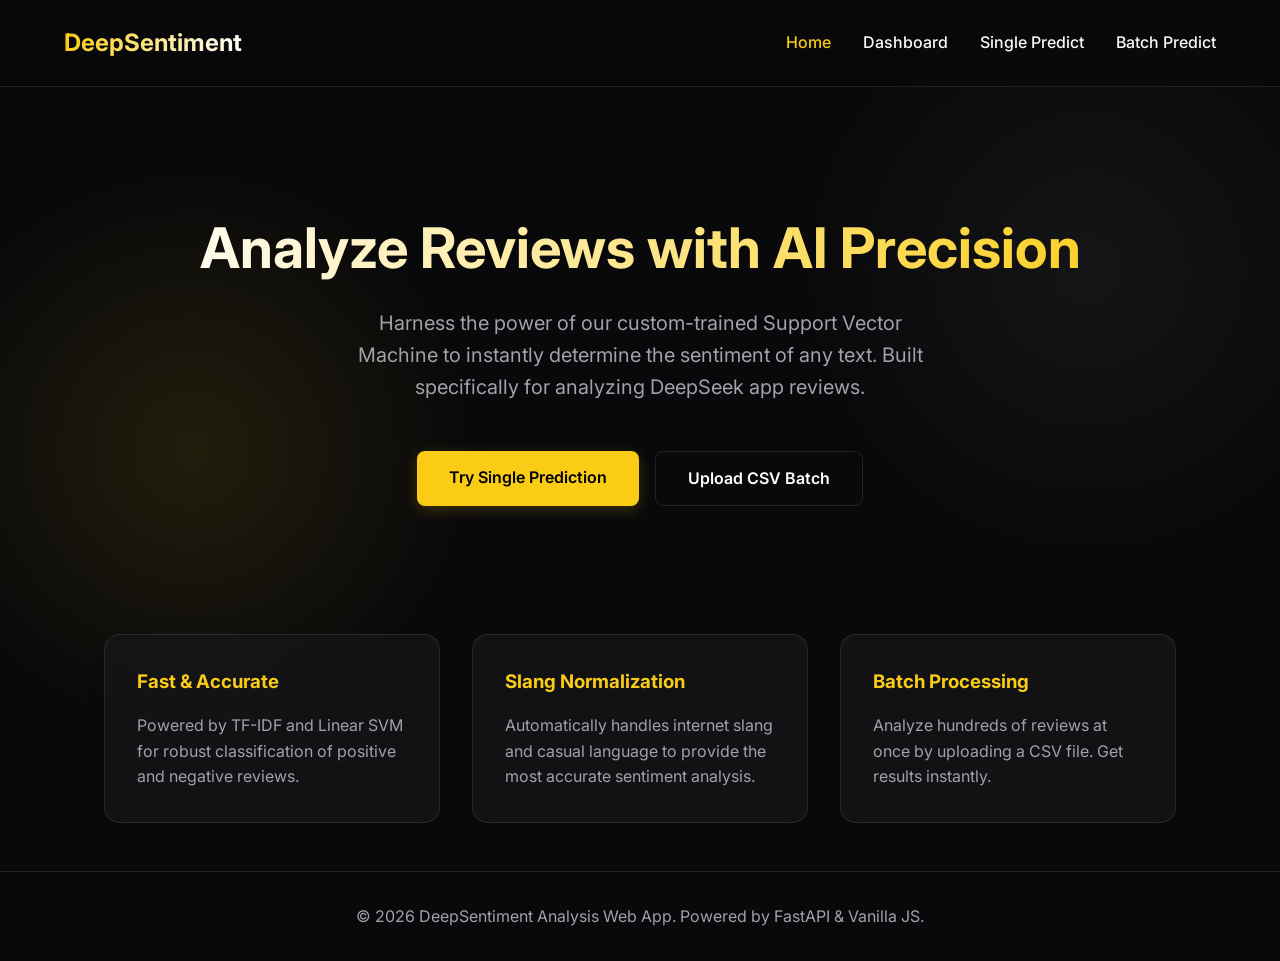
<file: frontend/index.html>
<!DOCTYPE html>
<html lang="id">

<head>
    <meta charset="UTF-8">
    <meta name="viewport" content="width=device-width, initial-scale=1.0">
    <title>DeepSeek Sentiment Analysis</title>
    <link rel="stylesheet" href="css/style.css">
    <link href="https://fonts.googleapis.com/css2?family=Inter:wght@400;500;600;700&display=swap" rel="stylesheet">
</head>

<body>
    <div class="bg-animation"></div>

    <nav>
        <input type="checkbox" id="menu-toggle" class="menu-checkbox">
        <label for="menu-toggle" class="menu-btn">&#9776;</label>
        <a href="index.html" class="logo">DeepSentiment</a>
        <div class="nav-links">
            <a href="index.html" class="active">Home</a>
            <a href="pages/dashboard.html">Dashboard</a>
            <a href="pages/single.html">Single Predict</a>
            <a href="pages/batch.html">Batch Predict</a>
        </div>
    </nav>

    <main>
        <section class="hero">
            <h1>Analyze Reviews with AI Precision</h1>
            <p>Harness the power of our custom-trained Support Vector Machine to instantly determine the sentiment of
                any text. Built specifically for analyzing DeepSeek app reviews.</p>
            <div class="cta-buttons">
                <a href="pages/single.html" class="btn btn-primary">Try Single Prediction</a>
                <a href="pages/batch.html" class="btn btn-outline">Upload CSV Batch</a>
            </div>
        </section>

        <section class="features"
            style="display: grid; grid-template-columns: repeat(auto-fit, minmax(300px, 1fr)); gap: 2rem; margin-top: 3rem;">
            <div class="glass-card">
                <h3 style="margin-bottom: 1rem; color: var(--primary);">Fast & Accurate</h3>
                <p style="color: var(--text-muted)">Powered by TF-IDF and Linear SVM for robust classification of
                    positive and negative reviews.</p>
            </div>
            <div class="glass-card">
                <h3 style="margin-bottom: 1rem; color: var(--primary);">Slang Normalization</h3>
                <p style="color: var(--text-muted)">Automatically handles internet slang and casual language to provide
                    the most accurate sentiment analysis.</p>
            </div>
            <div class="glass-card">
                <h3 style="margin-bottom: 1rem; color: var(--primary);">Batch Processing</h3>
                <p style="color: var(--text-muted)">Analyze hundreds of reviews at once by uploading a CSV file. Get
                    results instantly.</p>
            </div>
        </section>
    </main>

    <footer>
        <p>&copy; 2026 DeepSentiment Analysis Web App. Powered by FastAPI & Vanilla JS.</p>
    </footer>
</body>

</html>
</file>
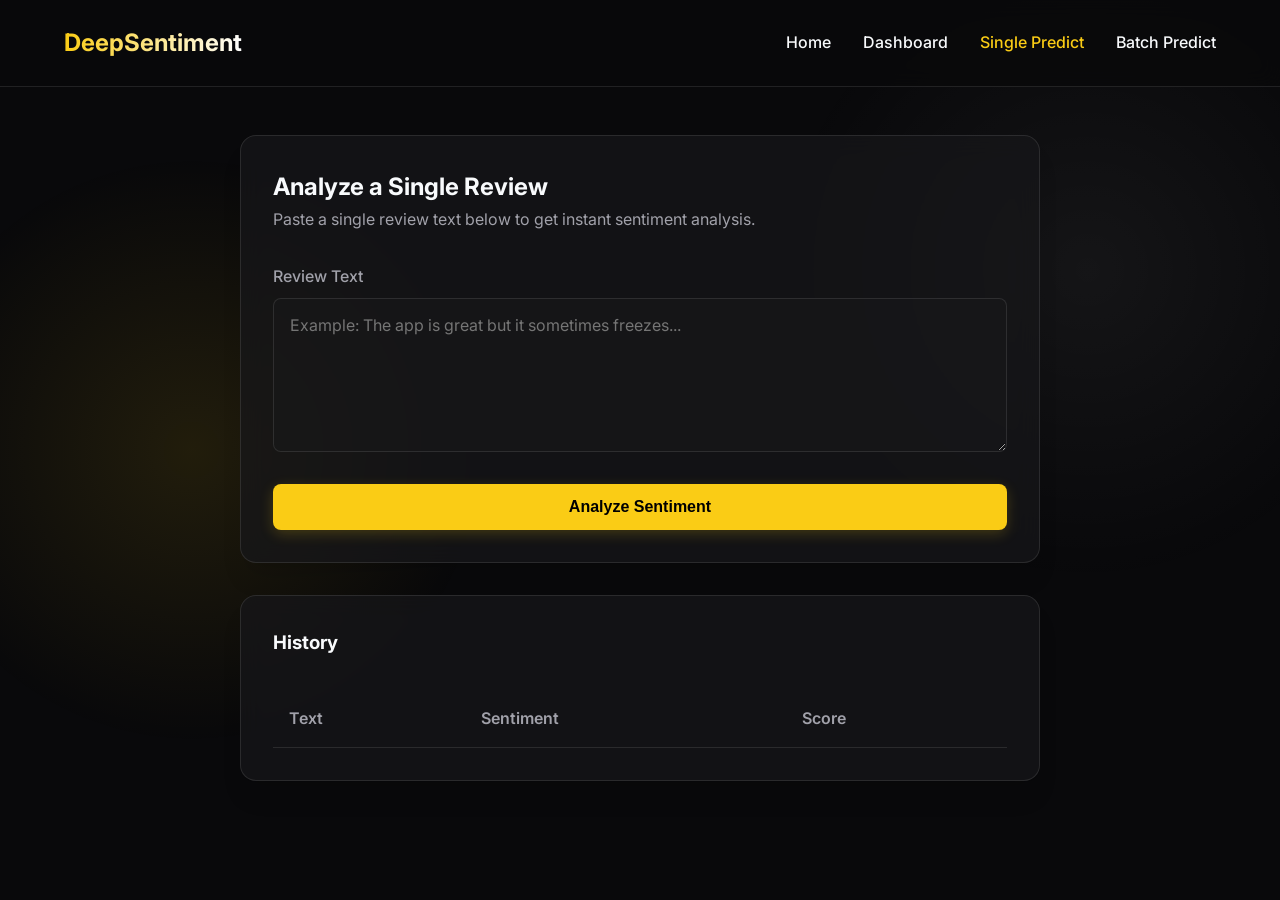
<file: frontend/pages/single.html>
<!DOCTYPE html>
<html lang="id">

<head>
    <meta charset="UTF-8">
    <meta name="viewport" content="width=device-width, initial-scale=1.0">
    <title>Single Prediction - DeepSentiment</title>
    <link rel="stylesheet" href="../css/style.css">
    <link href="https://fonts.googleapis.com/css2?family=Inter:wght@400;500;600;700&display=swap" rel="stylesheet">
</head>

<body>
    <div class="bg-animation"></div>

    <nav>
        <input type="checkbox" id="menu-toggle" class="menu-checkbox">
        <label for="menu-toggle" class="menu-btn">&#9776;</label>
        <a href="../index.html" class="logo">DeepSentiment</a>
        <div class="nav-links">
            <a href="../index.html">Home</a>
            <a href="dashboard.html">Dashboard</a>
            <a href="single.html" class="active">Single Predict</a>
            <a href="batch.html">Batch Predict</a>
        </div>
    </nav>

    <main>
        <div class="glass-card" style="max-width: 800px; margin: 0 auto;">
            <h2>Analyze a Single Review</h2>
            <p style="color: var(--text-muted); margin-bottom: 2rem;">Paste a single review text below to get instant
                sentiment analysis.</p>

            <div class="form-group">
                <label for="reviewInput">Review Text</label>
                <textarea id="reviewInput" rows="6"
                    placeholder="Example: The app is great but it sometimes freezes..."></textarea>
            </div>

            <button id="analyzeBtn" class="btn btn-primary" style="width: 100%;">Analyze Sentiment</button>
            <div class="loader" id="loader" style="margin-top: 1rem;"></div>

            <div id="resultWidget" class="result-widget">
                <div class="result-header">
                    <h3 style="margin: 0;">Result</h3>
                    <span id="sentimentLabel" class="sentiment-badge positif">Positif</span>
                </div>
                <div style="margin-top: 1rem;">
                    <div style="display: flex; justify-content: space-between; margin-bottom: 0.5rem;">
                        <span style="color: var(--text-muted);">Confidence Score</span>
                        <span id="scoreText" style="font-weight: 600;">95%</span>
                    </div>
                    <div class="progress-container">
                        <div id="scoreBar" class="progress-bar" style="width: 95%; background-color: var(--success);">
                        </div>
                    </div>
                </div>
            </div>
        </div>

        <div class="glass-card" style="max-width: 800px; margin: 2rem auto;">
            <h3>History</h3>
            <table class="data-table" id="historyTable">
                <thead>
                    <tr>
                        <th>Text</th>
                        <th>Sentiment</th>
                        <th>Score</th>
                    </tr>
                </thead>
                <tbody>
                    <!-- History rows will be inserted here -->
                </tbody>
            </table>
        </div>
    </main>

    <script src="../js/api.js"></script>
    <script src="../js/single.js"></script>
</body>

</html>
</file>
<file: frontend/css/style.css>
:root {
    --primary: #FACC15; /* DeepSeek Yellow */
    --primary-hover: #EAB308;
    --secondary: #FFFFFF;
    --bg-color: #09090b; /* Deep Black */
    --card-bg: rgba(24, 24, 27, 0.7);
    --text-main: #f8fafc;
    --text-muted: #a1a1aa;
    --success: #10b981;
    --danger: #ef4444;
    --neutral: #64748b;
    --glass-border: rgba(255, 255, 255, 0.1);
}

* {
    box-sizing: border-box;
    margin: 0;
    padding: 0;
}

body {
    font-family: 'Inter', -apple-system, BlinkMacSystemFont, "Segoe UI", Roboto, sans-serif;
    background-color: var(--bg-color);
    color: var(--text-main);
    line-height: 1.6;
    min-height: 100vh;
    display: flex;
    flex-direction: column;
    overflow-y: scroll;
}

/* Background Animation */
.bg-animation {
    position: fixed;
    top: 0;
    left: 0;
    width: 100vw;
    height: 100vh;
    z-index: -1;
    background: radial-gradient(circle at 15% 50%, rgba(250, 204, 21, 0.1), transparent 25%),
                radial-gradient(circle at 85% 30%, rgba(255, 255, 255, 0.05), transparent 25%);
}

/* Navbar */
nav {
    display: flex;
    justify-content: space-between;
    align-items: center;
    padding: 1.5rem 5%;
    background: rgba(9, 9, 11, 0.8);
    backdrop-filter: blur(10px);
    border-bottom: 1px solid var(--glass-border);
    position: sticky;
    top: 0;
    z-index: 100;
}

.logo {
    font-size: 1.5rem;
    font-weight: 700;
    background: linear-gradient(to right, #FACC15, #FFFFFF);
    -webkit-background-clip: text;
    -webkit-text-fill-color: transparent;
    text-decoration: none;
}

.nav-links {
    display: flex;
    gap: 2rem;
}

.nav-links a {
    color: var(--text-main);
    text-decoration: none;
    font-weight: 500;
    transition: color 0.3s ease;
}

.nav-links a:hover, .nav-links a.active {
    color: var(--primary);
}

/* Main Container */
main {
    flex: 1;
    padding: 3rem 5%;
    max-width: 1200px;
    margin: 0 auto;
    width: 100%;
}

/* Hero Section */
.hero {
    text-align: center;
    padding: 5rem 0;
}

.hero h1 {
    font-size: 3.5rem;
    line-height: 1.2;
    margin-bottom: 1.5rem;
    background: linear-gradient(to right, #FFFFFF, #FACC15);
    -webkit-background-clip: text;
    -webkit-text-fill-color: transparent;
}

.hero p {
    font-size: 1.25rem;
    color: var(--text-muted);
    max-width: 600px;
    margin: 0 auto 3rem;
}

.btn {
    display: inline-block;
    padding: 0.875rem 2rem;
    border-radius: 0.5rem;
    font-weight: 600;
    text-decoration: none;
    cursor: pointer;
    transition: all 0.3s ease;
    border: none;
    font-size: 1rem;
}

.btn-primary {
    background-color: var(--primary);
    color: #000;
    box-shadow: 0 4px 14px 0 rgba(250, 204, 21, 0.2);
}

.btn-primary:hover {
    background-color: var(--primary-hover);
    transform: translateY(-2px);
    box-shadow: 0 6px 20px rgba(250, 204, 21, 0.3);
}

.btn-outline {
    background: transparent;
    color: white;
    border: 1px solid var(--glass-border);
}

.btn-outline:hover {
    background: rgba(255, 255, 255, 0.05);
}

.cta-buttons {
    display: flex;
    gap: 1rem;
    justify-content: center;
}

/* Glassmorphism Cards */
.glass-card {
    background: var(--card-bg);
    backdrop-filter: blur(12px);
    border: 1px solid var(--glass-border);
    border-radius: 1rem;
    padding: 2rem;
    box-shadow: 0 20px 25px -5px rgba(0, 0, 0, 0.1), 0 10px 10px -5px rgba(0, 0, 0, 0.04);
}

/* Form Elements */
.form-group {
    margin-bottom: 1.5rem;
}

label {
    display: block;
    margin-bottom: 0.5rem;
    font-weight: 500;
    color: var(--text-muted);
}

textarea, input[type="file"] {
    width: 100%;
    padding: 1rem;
    border-radius: 0.5rem;
    background: rgba(24, 24, 27, 0.5);
    border: 1px solid var(--glass-border);
    color: white;
    font-family: inherit;
    font-size: 1rem;
    resize: vertical;
    transition: border-color 0.3s ease;
}

textarea:focus {
    outline: none;
    border-color: var(--primary);
}

/* Results Widget */
.result-widget {
    margin-top: 2rem;
    padding: 1.5rem;
    border-radius: 0.5rem;
    background: rgba(0,0,0,0.2);
    display: none; /* hidden by default */
    animation: fadeIn 0.5s ease;
}

@keyframes fadeIn {
    from { opacity: 0; transform: translateY(10px); }
    to { opacity: 1; transform: translateY(0); }
}

.result-header {
    display: flex;
    justify-content: space-between;
    align-items: center;
    margin-bottom: 1rem;
}

.sentiment-badge {
    padding: 0.5rem 1.5rem;
    border-radius: 2rem;
    font-weight: bold;
    font-size: 1.1rem;
    text-transform: uppercase;
}

.sentiment-badge.positif { background: rgba(16, 185, 129, 0.2); color: var(--success); border: 1px solid var(--success); }
.sentiment-badge.negatif { background: rgba(239, 68, 68, 0.2); color: var(--danger); border: 1px solid var(--danger); }
.sentiment-badge.netral { background: rgba(100, 116, 139, 0.2); color: var(--neutral); border: 1px solid var(--neutral); }

/* Progress Bar */
.progress-container {
    width: 100%;
    height: 8px;
    background: rgba(255,255,255,0.1);
    border-radius: 4px;
    overflow: hidden;
    margin-top: 0.5rem;
}

.progress-bar {
    height: 100%;
    border-radius: 4px;
    transition: width 1s ease-in-out;
}

/* Table */
.data-table {
    width: 100%;
    border-collapse: collapse;
    margin-top: 2rem;
}

.data-table th, .data-table td {
    padding: 1rem;
    text-align: left;
    border-bottom: 1px solid var(--glass-border);
}

.data-table th {
    font-weight: 600;
    color: var(--text-muted);
}

.data-table tr:hover {
    background: rgba(255,255,255,0.02);
}

/* Charts */
.chart-container {
    width: 100%;
    max-width: 600px;
    margin: 0 auto;
}

/* Loader */
.loader {
    display: none;
    width: 24px;
    height: 24px;
    border: 3px solid rgba(255,255,255,0.3);
    border-radius: 50%;
    border-top-color: white;
    animation: spin 1s ease-in-out infinite;
    margin: 0 auto;
}

@keyframes spin {
    to { transform: rotate(360deg); }
}

footer {
    text-align: center;
    padding: 2rem;
    color: var(--text-muted);
    border-top: 1px solid var(--glass-border);
}

/* Responsive Navbar & Layout */
.menu-checkbox {
    display: none;
}

.menu-btn {
    display: none;
    font-size: 1.8rem;
    cursor: pointer;
    color: var(--text-main);
    user-select: none;
}

@media (max-width: 768px) {
    nav {
        flex-wrap: wrap;
        padding: 1rem 5%;
        justify-content: space-between;
    }

    .menu-btn {
        display: block;
        margin-right: 0;
    }

    .logo {
        font-size: 1.25rem;
        order: -1;
    }

    .nav-links {
        width: 100%;
        display: none;
        flex-direction: column;
        gap: 1rem;
        margin-top: 1rem;
        padding-top: 1rem;
        border-top: 1px solid var(--glass-border);
    }

    .menu-checkbox:checked ~ .nav-links {
        display: flex;
    }

    .hero h1 {
        font-size: 2.2rem;
    }

    .hero p {
        font-size: 1rem;
    }

    .cta-buttons {
        flex-direction: column;
        gap: 1rem;
    }

    .cta-buttons a {
        width: 100%;
    }

    .glass-card {
        padding: 1.5rem;
    }

    .result-header {
        flex-direction: column;
        gap: 1rem;
        align-items: flex-start;
    }
}
</file>
